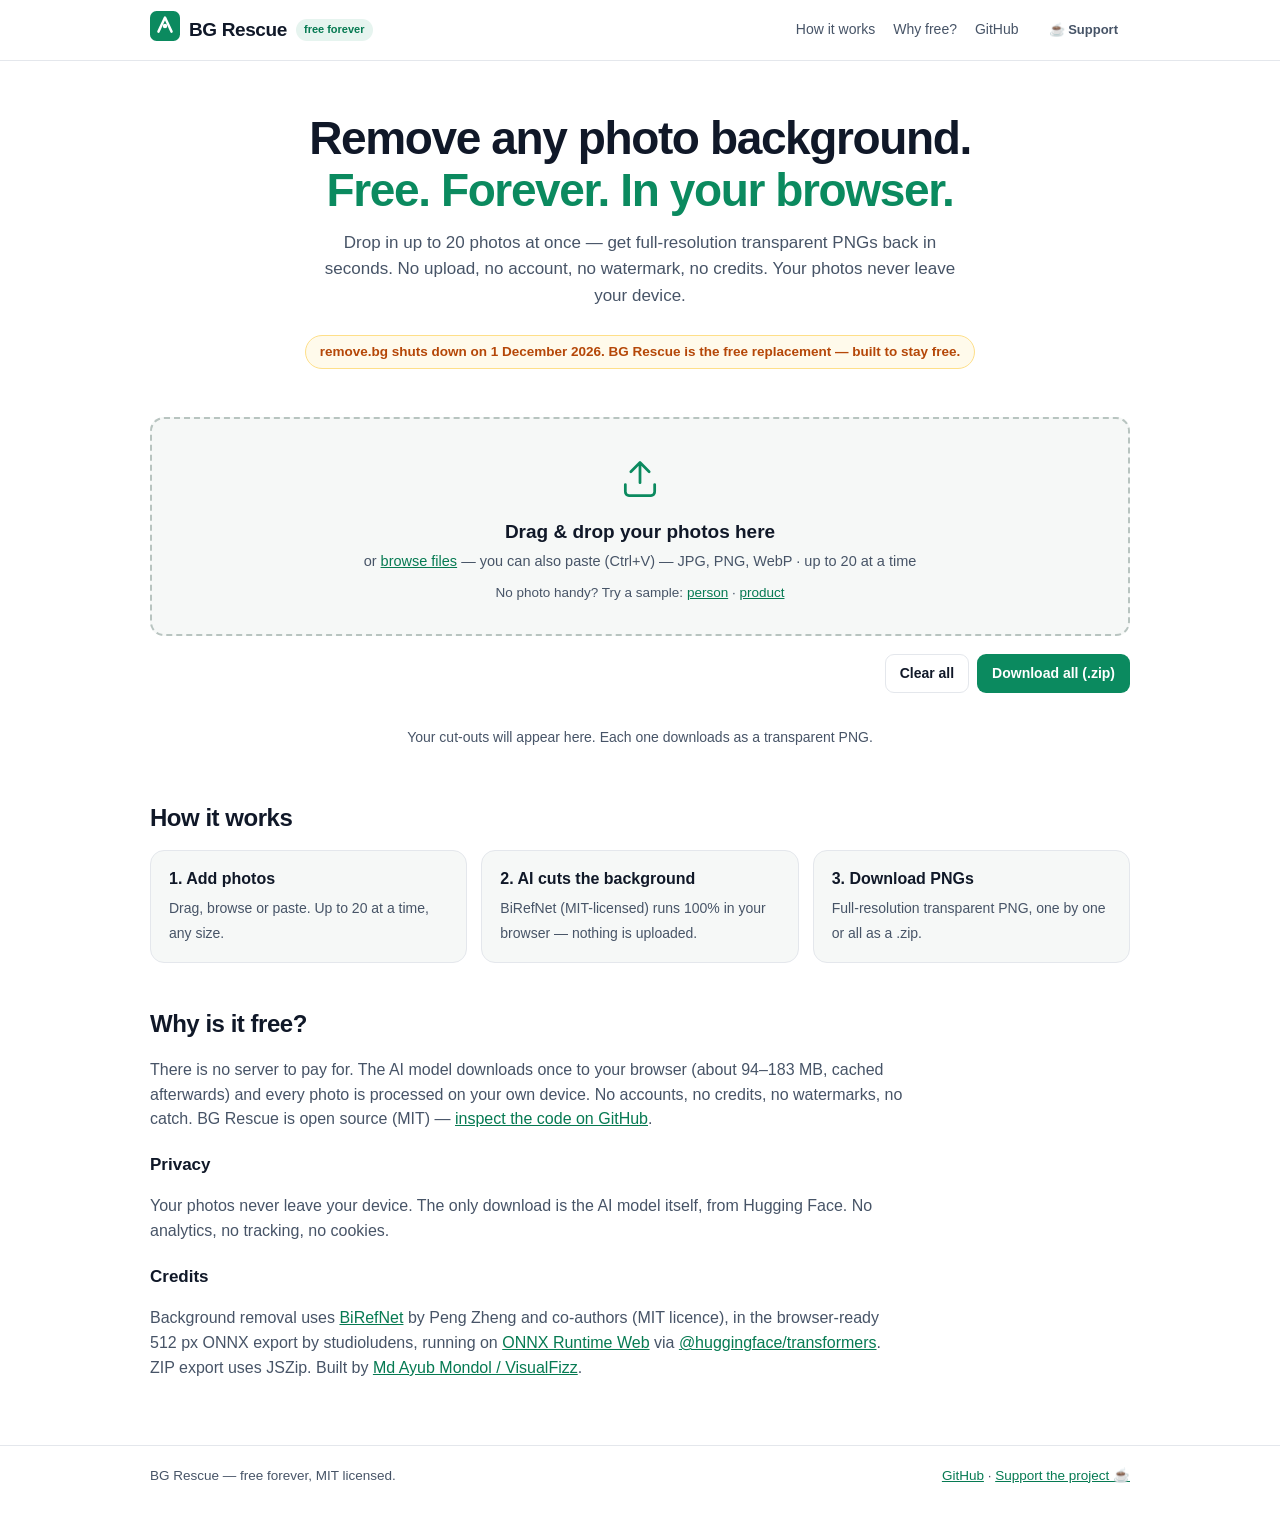
<file: index.html>
<!DOCTYPE html>
<html lang="en">
<head>
<meta charset="UTF-8">
<meta name="viewport" content="width=device-width, initial-scale=1.0">
<title>BG Rescue — Free Background Remover (No Upload, No Sign-up)</title>
<meta name="description" content="Remove the background from any photo, free forever. Batch processing, full resolution, transparent PNG. Your photos never leave your browser. The free remove.bg alternative.">
<link rel="icon" href="data:image/svg+xml,%3Csvg xmlns='http://www.w3.org/2000/svg' viewBox='0 0 32 32'%3E%3Crect width='32' height='32' rx='7' fill='%230b8a5f'/%3E%3Cpath d='M9 22 L16 7 L23 22' stroke='white' stroke-width='2.6' fill='none' stroke-linecap='round' stroke-linejoin='round'/%3E%3Ccircle cx='16' cy='16' r='2.4' fill='white'/%3E%3C/svg%3E">
<link rel="stylesheet" href="assets/style.css">
</head>
<body>
<header class="topbar">
  <div class="wrap topbar-inner">
    <a class="brand" href="./">
      <span class="brand-mark" aria-hidden="true">
        <svg viewBox="0 0 32 32" width="30" height="30"><rect width="32" height="32" rx="7" fill="#0b8a5f"/><path d="M9 22 L16 7 L23 22" stroke="#fff" stroke-width="2.6" fill="none" stroke-linecap="round" stroke-linejoin="round"/><circle cx="16" cy="16" r="2.4" fill="#fff"/></svg>
      </span>
      <span class="brand-name">BG Rescue</span>
      <span class="brand-tag">free forever</span>
    </a>
    <nav class="topnav">
      <a href="#how">How it works</a>
      <a href="#why">Why free?</a>
      <a href="https://github.com/visualfizzagency/bg-rescue" target="_blank" rel="noopener">GitHub</a>
      <a class="btn btn-small" href="https://www.supportkori.com/hellomdayub" target="_blank" rel="noopener">☕ Support</a>
    </nav>
  </div>
</header>

<main class="wrap">
  <section class="hero">
    <h1>Remove any photo background.<br><span class="accent">Free. Forever. In your browser.</span></h1>
    <p class="lede">Drop in up to 20 photos at once — get full-resolution transparent PNGs back in seconds.
    No upload, no account, no watermark, no credits. Your photos never leave your device.</p>
    <p class="shutdown-note">remove.bg shuts down on 1 December 2026. BG Rescue is the free replacement — built to stay free.</p>
  </section>

  <section class="tool" id="tool">
    <div class="dropzone" id="dropzone" tabindex="0" role="button" aria-label="Add photos">
      <div class="drop-icon" aria-hidden="true">
        <svg viewBox="0 0 48 48" width="44" height="44"><path d="M24 6v22M14 16l10-10 10 10" stroke="#0b8a5f" stroke-width="3" fill="none" stroke-linecap="round" stroke-linejoin="round"/><path d="M8 30v8a4 4 0 0 0 4 4h24a4 4 0 0 0 4-4v-8" stroke="#0b8a5f" stroke-width="3" fill="none" stroke-linecap="round"/></svg>
      </div>
      <p class="drop-title">Drag &amp; drop your photos here</p>
      <p class="drop-sub">or <button class="linklike" id="browseBtn" type="button">browse files</button> — you can also paste (Ctrl+V) — JPG, PNG, WebP · up to 20 at a time</p>
      <input type="file" id="fileInput" accept="image/*" multiple hidden>
      <p class="drop-samples">No photo handy? Try a sample:
        <button class="linklike sample-btn" data-sample="assets/samples/person.jpg" data-name="sample-person.jpg" type="button">person</button> ·
        <button class="linklike sample-btn" data-sample="assets/samples/product.jpg" data-name="sample-product.jpg" type="button">product</button>
      </p>
    </div>

    <div class="statusbar" id="statusbar" hidden>
      <div class="status-text" id="statusText">Ready.</div>
      <div class="progress" id="progressWrap" hidden><div class="progress-fill" id="progressFill" style="width:0%"></div></div>
    </div>

    <div class="toolbar" id="toolbar" hidden>
      <div class="toolbar-left"><span id="countLabel"></span></div>
      <div class="toolbar-right">
        <button class="btn btn-ghost" id="clearBtn" type="button">Clear all</button>
        <button class="btn btn-primary" id="downloadAllBtn" type="button">Download all (.zip)</button>
      </div>
    </div>

    <div class="grid" id="grid"></div>
    <p class="empty-note" id="emptyNote">Your cut-outs will appear here. Each one downloads as a transparent PNG.</p>
  </section>

  <section class="how" id="how">
    <h2>How it works</h2>
    <ol class="steps">
      <li><strong>1. Add photos</strong><span>Drag, browse or paste. Up to 20 at a time, any size.</span></li>
      <li><strong>2. AI cuts the background</strong><span>BiRefNet (MIT-licensed) runs 100% in your browser — nothing is uploaded.</span></li>
      <li><strong>3. Download PNGs</strong><span>Full-resolution transparent PNG, one by one or all as a .zip.</span></li>
    </ol>
  </section>

  <section class="why" id="why">
    <h2>Why is it free?</h2>
    <p>There is no server to pay for. The AI model downloads once to your browser (about 94–183&nbsp;MB, cached afterwards) and every photo is processed on your own device. No accounts, no credits, no watermarks, no catch. BG Rescue is open source (MIT) — <a href="https://github.com/visualfizzagency/bg-rescue" target="_blank" rel="noopener">inspect the code on GitHub</a>.</p>
    <h3>Privacy</h3>
    <p>Your photos never leave your device. The only download is the AI model itself, from Hugging Face. No analytics, no tracking, no cookies.</p>
    <h3>Credits</h3>
    <p>Background removal uses <a href="https://github.com/ZhengPeng7/BiRefNet" target="_blank" rel="noopener">BiRefNet</a> by Peng Zheng and co-authors (MIT licence), in the browser-ready 512&nbsp;px ONNX export by studioludens, running on <a href="https://onnxruntime.ai/" target="_blank" rel="noopener">ONNX Runtime Web</a> via <a href="https://huggingface.co/docs/transformers.js" target="_blank" rel="noopener">@huggingface/transformers</a>. ZIP export uses JSZip. Built by <a href="https://mdayubmondol.com" target="_blank" rel="noopener">Md Ayub Mondol / VisualFizz</a>.</p>
  </section>
</main>

<footer class="footer">
  <div class="wrap footer-inner">
    <span>BG Rescue — free forever, MIT licensed.</span>
    <span><a href="https://github.com/visualfizzagency/bg-rescue" target="_blank" rel="noopener">GitHub</a> · <a href="https://www.supportkori.com/hellomdayub" target="_blank" rel="noopener">Support the project ☕</a></span>
  </div>
</footer>

<template id="cardTemplate">
  <article class="card">
    <div class="thumb checker">
      <img class="thumb-img" alt="">
      <div class="thumb-badge"></div>
    </div>
    <div class="card-body">
      <div class="card-name"></div>
      <div class="card-meta"></div>
      <div class="card-actions">
        <button class="btn btn-small btn-ghost hold-btn" type="button" title="Hold to see the original">Hold: original</button>
        <button class="btn btn-small btn-primary dl-btn" type="button" disabled>Download PNG</button>
        <button class="btn btn-small btn-ghost rm-btn" type="button" aria-label="Remove">✕</button>
      </div>
    </div>
  </article>
</template>

<script type="module" src="assets/app.js"></script>
</body>
</html>
</file>
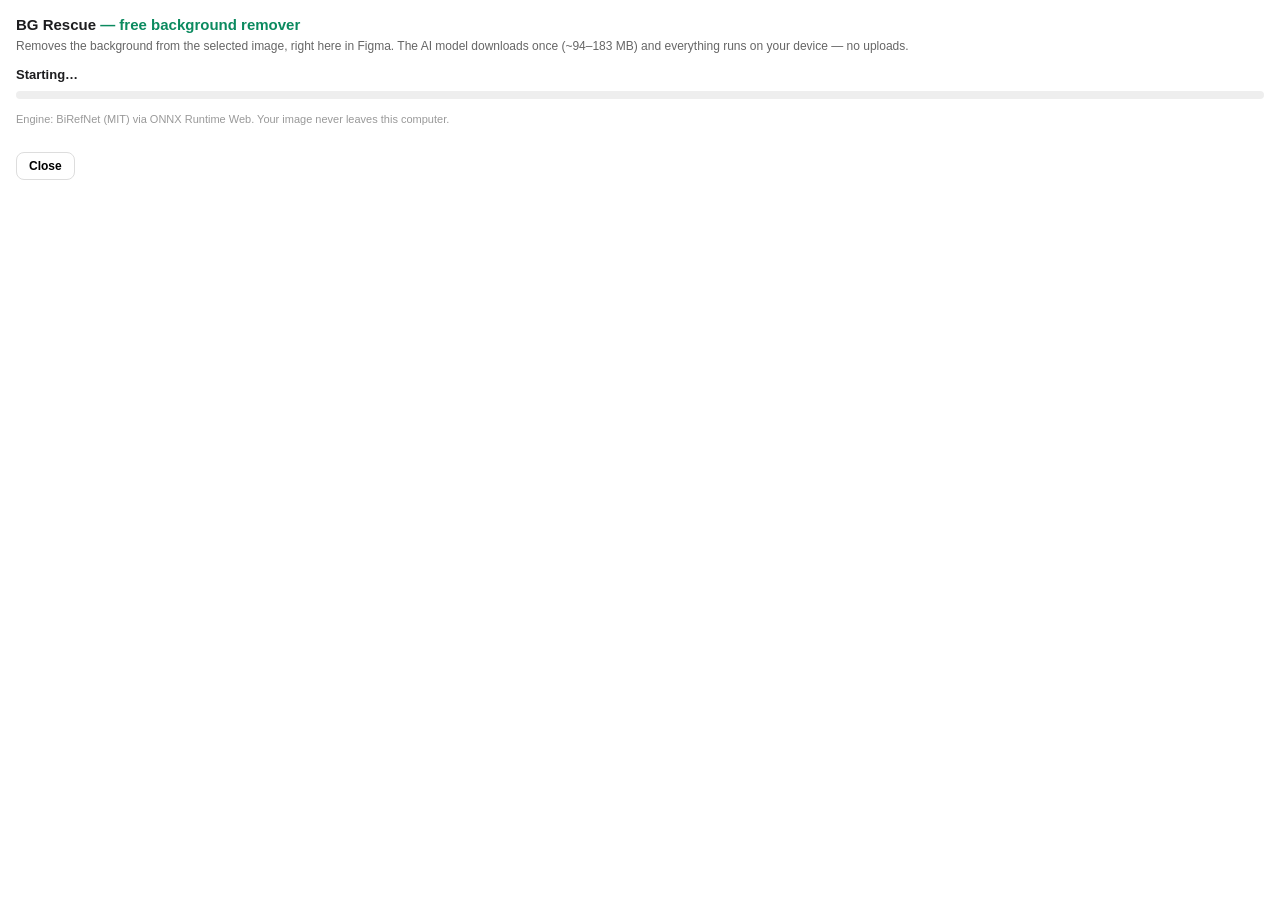
<file: figma-plugin/ui.html>
<!DOCTYPE html>
<html>
<head>
<meta charset="utf-8">
<style>
  * { box-sizing: border-box; }
  body { margin: 0; font-family: Inter, -apple-system, "Segoe UI", Roboto, sans-serif; color: #1d1d1f; padding: 16px; }
  h1 { font-size: 15px; margin: 0 0 4px; }
  h1 span { color: #0b8a5f; }
  p { font-size: 12px; color: #666; margin: 0 0 12px; line-height: 1.5; }
  #status { font-size: 13px; font-weight: 600; margin: 10px 0 6px; min-height: 18px; }
  .bar { height: 8px; background: #eee; border-radius: 99px; overflow: hidden; }
  .bar > div { height: 100%; width: 0%; background: #0b8a5f; transition: width .2s; }
  .note { font-size: 11px; color: #999; margin-top: 12px; }
  button { margin-top: 12px; font: inherit; font-size: 12px; font-weight: 600; border: 1px solid #ddd; background: #fff; border-radius: 8px; padding: 6px 12px; cursor: pointer; }
</style>
</head>
<body>
<h1>BG Rescue <span>— free background remover</span></h1>
<p>Removes the background from the selected image, right here in Figma. The AI model downloads once (~94–183 MB) and everything runs on your device — no uploads.</p>
<div id="status">Starting…</div>
<div class="bar"><div id="fill"></div></div>
<p class="note">Engine: BiRefNet (MIT) via ONNX Runtime Web. Your image never leaves this computer.</p>
<button id="closeBtn" type="button">Close</button>
<script type="module">
  // Same engine as the BG Rescue web tool (bg-rescue, MIT).
  const MODEL_ID = 'studioludens/birefnet-lite-512';
  const TRANSFORMERS_URLS = [
    'https://cdn.jsdelivr.net/npm/@huggingface/transformers@4.3.2/dist/transformers.min.js',
    'https://unpkg.com/@huggingface/transformers@4.3.2/dist/transformers.min.js',
  ];
  const INFER_SIZE = 512;
  const MEAN = [0.485, 0.456, 0.406];
  const STD = [0.229, 0.224, 0.225];

  const statusEl = document.getElementById('status');
  const fillEl = document.getElementById('fill');
  let transformers = null;
  let model = null;
  let modelLoading = null;

  function setStatus(text, progress) {
    statusEl.textContent = text;
    if (typeof progress === 'number') fillEl.style.width = Math.max(0, Math.min(100, progress)) + '%';
  }
  function send(msg) { parent.postMessage({ pluginMessage: msg }, '*'); }

  async function loadTransformers() {
    if (transformers) return transformers;
    let lastErr = null;
    for (const url of TRANSFORMERS_URLS) {
      try { transformers = await import(url); return transformers; }
      catch (e) { lastErr = e; }
    }
    throw new Error('Could not load the AI library. Check your connection. ' + (lastErr?.message || ''));
  }

  async function loadModel() {
    if (model) return model;
    if (modelLoading) return modelLoading;
    modelLoading = (async () => {
      const tf = await loadTransformers();
      const attempts = navigator.gpu
        ? [{ device: 'webgpu', dtype: 'fp16' }, { device: 'wasm', dtype: 'fp32' }]
        : [{ device: 'wasm', dtype: 'fp32' }];
      let lastErr = null;
      for (const opts of attempts) {
        try {
          setStatus(`Downloading AI model (${opts.dtype === 'fp16' ? '94 MB' : '183 MB'}, one time only)…`, 0);
          model = await tf.AutoModel.from_pretrained(MODEL_ID, {
            dtype: opts.dtype,
            device: opts.device,
            progress_callback: (p) => {
              if (p.status === 'progress' && p.file && p.file.includes('model') && p.total) {
                setStatus(`Downloading AI model… ${Math.round((p.loaded / p.total) * 100)}%`, (p.loaded / p.total) * 100);
              }
            },
          });
          setStatus(`AI model ready (${opts.device === 'webgpu' ? 'GPU' : 'CPU'} mode).`);
          return model;
        } catch (e) { lastErr = e; }
      }
      throw new Error('Could not load the AI model. ' + (lastErr?.message || ''));
    })();
    try { return await modelLoading; } finally { modelLoading = null; }
  }

  async function removeBackground(bytes) {
    const blob = new Blob([bytes]);
    const bmp = await createImageBitmap(blob);
    const w = bmp.width, h = bmp.height;
    const mdl = await loadModel();

    // Preprocess: 512x512, ImageNet normalise.
    const c = document.createElement('canvas');
    c.width = INFER_SIZE; c.height = INFER_SIZE;
    const ctx = c.getContext('2d', { willReadFrequently: true });
    ctx.drawImage(bmp, 0, 0, INFER_SIZE, INFER_SIZE);
    const px = ctx.getImageData(0, 0, INFER_SIZE, INFER_SIZE).data;
    const data = new Float32Array(3 * INFER_SIZE * INFER_SIZE);
    for (let i = 0; i < INFER_SIZE * INFER_SIZE; i++) {
      data[i] = (px[i * 4] / 255 - MEAN[0]) / STD[0];
      data[INFER_SIZE * INFER_SIZE + i] = (px[i * 4 + 1] / 255 - MEAN[1]) / STD[1];
      data[2 * INFER_SIZE * INFER_SIZE + i] = (px[i * 4 + 2] / 255 - MEAN[2]) / STD[2];
    }
    const tensor = new transformers.Tensor('float32', data, [1, 3, INFER_SIZE, INFER_SIZE]);
    const out = await mdl({ input_image: tensor });
    const logits = (out.output_image || out.logits || Object.values(out)[0]).data;

    // Sigmoid -> mask, upscale to full size, composite.
    const maskSmall = document.createElement('canvas');
    maskSmall.width = INFER_SIZE; maskSmall.height = INFER_SIZE;
    const mctx = maskSmall.getContext('2d', { willReadFrequently: true });
    const mimg = mctx.createImageData(INFER_SIZE, INFER_SIZE);
    for (let i = 0; i < logits.length; i++) {
      const v = Math.round((1 / (1 + Math.exp(-logits[i]))) * 255);
      mimg.data[i * 4] = v; mimg.data[i * 4 + 1] = v; mimg.data[i * 4 + 2] = v; mimg.data[i * 4 + 3] = 255;
    }
    mctx.putImageData(mimg, 0, 0);

    const outCanvas = document.createElement('canvas');
    outCanvas.width = w; outCanvas.height = h;
    const octx = outCanvas.getContext('2d', { willReadFrequently: true });
    octx.drawImage(bmp, 0, 0, w, h);
    const imgData = octx.getImageData(0, 0, w, h);
    const maskFull = document.createElement('canvas');
    maskFull.width = w; maskFull.height = h;
    const mfctx = maskFull.getContext('2d', { willReadFrequently: true });
    mfctx.imageSmoothingEnabled = true;
    mfctx.imageSmoothingQuality = 'high';
    mfctx.drawImage(maskSmall, 0, 0, w, h);
    const maskData = mfctx.getImageData(0, 0, w, h).data;
    const d = imgData.data;
    for (let i = 0; i < d.length; i += 4) {
      const a = maskData[i];
      d[i + 3] = a < 5 ? 0 : a;
    }
    octx.putImageData(imgData, 0, 0);
    const outBlob = await new Promise((res) => outCanvas.toBlob(res, 'image/png'));
    return new Uint8Array(await outBlob.arrayBuffer());
  }

  onmessage = async (event) => {
    const msg = event.data?.pluginMessage;
    if (!msg) return;
    if (msg.type === 'status') { setStatus(msg.message); return; }
    if (msg.type === 'error') { setStatus(msg.message); return; }
    if (msg.type === 'process') {
      try {
        setStatus(`Removing background — ${msg.name}…`);
        const png = await removeBackground(msg.bytes);
        setStatus('Done — background removed.');
        fillEl.style.width = '100%';
        send({ type: 'done', id: msg.id, name: msg.name, png });
      } catch (e) {
        setStatus('Failed: ' + (e.message || e));
        send({ type: 'failed', id: msg.id, error: e.message || String(e) });
      }
    }
  };

  document.getElementById('closeBtn').addEventListener('click', () => send({ type: 'close' }));
  send({ type: 'ready' });
</script>
</body>
</html>
</file>
<file: assets/style.css>
:root {
  --ink: #101828;
  --muted: #475467;
  --line: #e4e7ec;
  --bg: #ffffff;
  --bg-soft: #f6f8f7;
  --green: #0b8a5f;
  --green-dark: #067a52;
  --green-soft: #e6f4ef;
  --amber: #b54708;
  --amber-soft: #fffaeb;
  --red: #b42318;
  --red-soft: #fef3f2;
  --radius: 14px;
  --shadow: 0 1px 3px rgba(16, 24, 40, .08), 0 1px 2px rgba(16, 24, 40, .05);
}
* { box-sizing: border-box; }
html { scroll-behavior: smooth; }
body {
  margin: 0;
  font-family: -apple-system, BlinkMacSystemFont, "Segoe UI", Roboto, "Helvetica Neue", Arial, sans-serif;
  color: var(--ink);
  background: var(--bg);
  line-height: 1.55;
}
.wrap { max-width: 1020px; margin: 0 auto; padding: 0 20px; }
a { color: var(--green-dark); }
img { max-width: 100%; }

/* Top bar */
.topbar { border-bottom: 1px solid var(--line); background: #fff; position: sticky; top: 0; z-index: 20; }
.topbar-inner { display: flex; align-items: center; justify-content: space-between; height: 60px; }
.brand { display: flex; align-items: center; gap: 9px; text-decoration: none; color: var(--ink); }
.brand-name { font-weight: 800; font-size: 19px; letter-spacing: -.02em; }
.brand-tag { font-size: 11px; font-weight: 700; color: var(--green-dark); background: var(--green-soft); border-radius: 999px; padding: 2px 8px; }
.topnav { display: flex; align-items: center; gap: 18px; font-size: 14px; }
.topnav a { text-decoration: none; color: var(--muted); }
.topnav a:hover { color: var(--ink); }

/* Buttons */
.btn {
  display: inline-flex; align-items: center; justify-content: center; gap: 6px;
  font: inherit; font-size: 14px; font-weight: 600; cursor: pointer;
  border-radius: 9px; border: 1px solid transparent; padding: 8px 14px;
  text-decoration: none; white-space: nowrap;
}
.btn-small { padding: 6px 11px; font-size: 13px; }
.btn-primary { background: var(--green); color: #fff; }
.btn-primary:hover { background: var(--green-dark); }
.btn-primary:disabled { background: #a6c8b9; cursor: not-allowed; }
.btn-ghost { background: #fff; border-color: var(--line); color: var(--ink); }
.btn-ghost:hover { background: var(--bg-soft); }
.linklike { background: none; border: none; padding: 0; font: inherit; color: var(--green-dark); text-decoration: underline; cursor: pointer; }

/* Hero */
.hero { text-align: center; padding: 52px 0 26px; }
.hero h1 { font-size: clamp(30px, 5vw, 46px); line-height: 1.12; letter-spacing: -.03em; margin: 0 0 14px; }
.hero .accent { color: var(--green); }
.lede { font-size: 17px; color: var(--muted); max-width: 660px; margin: 0 auto 12px; }
.shutdown-note {
  display: inline-block; font-size: 13.5px; font-weight: 600; color: var(--amber);
  background: var(--amber-soft); border: 1px solid #fedf89; border-radius: 999px; padding: 6px 14px;
}

/* Tool */
.tool { padding: 8px 0 10px; }
.dropzone {
  border: 2px dashed #b8c4c0; border-radius: var(--radius); background: var(--bg-soft);
  text-align: center; padding: 38px 20px 30px; cursor: pointer; transition: border-color .15s, background .15s;
}
.dropzone:hover, .dropzone:focus-visible { border-color: var(--green); outline: none; }
.dropzone.dragging { border-color: var(--green); background: var(--green-soft); }
.drop-icon { margin-bottom: 8px; }
.drop-title { font-size: 19px; font-weight: 700; margin: 0 0 4px; }
.drop-sub { color: var(--muted); margin: 0 0 10px; font-size: 14.5px; }
.drop-samples { color: var(--muted); margin: 0; font-size: 13.5px; }

.statusbar { margin-top: 14px; background: var(--bg-soft); border: 1px solid var(--line); border-radius: 10px; padding: 10px 14px; }
.status-text { font-size: 14px; font-weight: 600; }
.progress { height: 8px; background: #e4e7ec; border-radius: 999px; margin-top: 8px; overflow: hidden; }
.progress-fill { height: 100%; background: var(--green); border-radius: 999px; transition: width .2s; }

.toolbar { display: flex; align-items: center; justify-content: space-between; gap: 12px; margin: 18px 0 12px; flex-wrap: wrap; }
.toolbar-left { font-weight: 700; font-size: 14.5px; }
.toolbar-right { display: flex; gap: 8px; }

.grid { display: grid; grid-template-columns: repeat(auto-fill, minmax(240px, 1fr)); gap: 16px; }
.empty-note { color: var(--muted); font-size: 14px; text-align: center; margin: 22px 0 6px; }

.card { border: 1px solid var(--line); border-radius: var(--radius); overflow: hidden; background: #fff; box-shadow: var(--shadow); }
.thumb { position: relative; aspect-ratio: 4 / 3; overflow: hidden; background: #fff; }
.thumb-img { width: 100%; height: 100%; object-fit: contain; display: block; }
.checker {
  background-image: linear-gradient(45deg, #e9ecef 25%, transparent 25%), linear-gradient(-45deg, #e9ecef 25%, transparent 25%), linear-gradient(45deg, transparent 75%, #e9ecef 75%), linear-gradient(-45deg, transparent 75%, #e9ecef 75%);
  background-size: 16px 16px; background-position: 0 0, 0 8px, 8px -8px, -8px 0; background-color: #f8f9fa;
}
.thumb-badge {
  position: absolute; top: 8px; left: 8px; font-size: 12px; font-weight: 700;
  padding: 3px 9px; border-radius: 999px; background: rgba(16, 24, 40, .78); color: #fff;
}
.thumb-badge.done { background: var(--green); }
.thumb-badge.error { background: var(--red); }
.card-body { padding: 10px 12px 12px; }
.card-name { font-weight: 700; font-size: 13.5px; white-space: nowrap; overflow: hidden; text-overflow: ellipsis; }
.card-meta { color: var(--muted); font-size: 12.5px; margin: 2px 0 10px; min-height: 18px; }
.card-actions { display: flex; gap: 6px; align-items: center; }
.card-actions .dl-btn { flex: 1; }

/* Info sections */
.how, .why { padding: 34px 0 8px; }
.how h2, .why h2 { font-size: 24px; letter-spacing: -.02em; margin: 0 0 14px; }
.steps { list-style: none; margin: 0; padding: 0; display: grid; grid-template-columns: repeat(auto-fit, minmax(240px, 1fr)); gap: 14px; }
.steps li { border: 1px solid var(--line); border-radius: var(--radius); padding: 16px 18px; background: var(--bg-soft); }
.steps strong { display: block; font-size: 16px; margin-bottom: 4px; }
.steps span { color: var(--muted); font-size: 14px; }
.why p { color: var(--muted); max-width: 760px; }
.why h3 { margin: 20px 0 4px; font-size: 17px; }

.footer { border-top: 1px solid var(--line); margin-top: 40px; padding: 20px 0 28px; color: var(--muted); font-size: 13.5px; }
.footer-inner { display: flex; justify-content: space-between; gap: 12px; flex-wrap: wrap; }

@media (max-width: 640px) {
  .topnav a:not(.btn) { display: none; }
  .hero { padding-top: 36px; }
  .card-actions { flex-wrap: wrap; }
}
</file>
